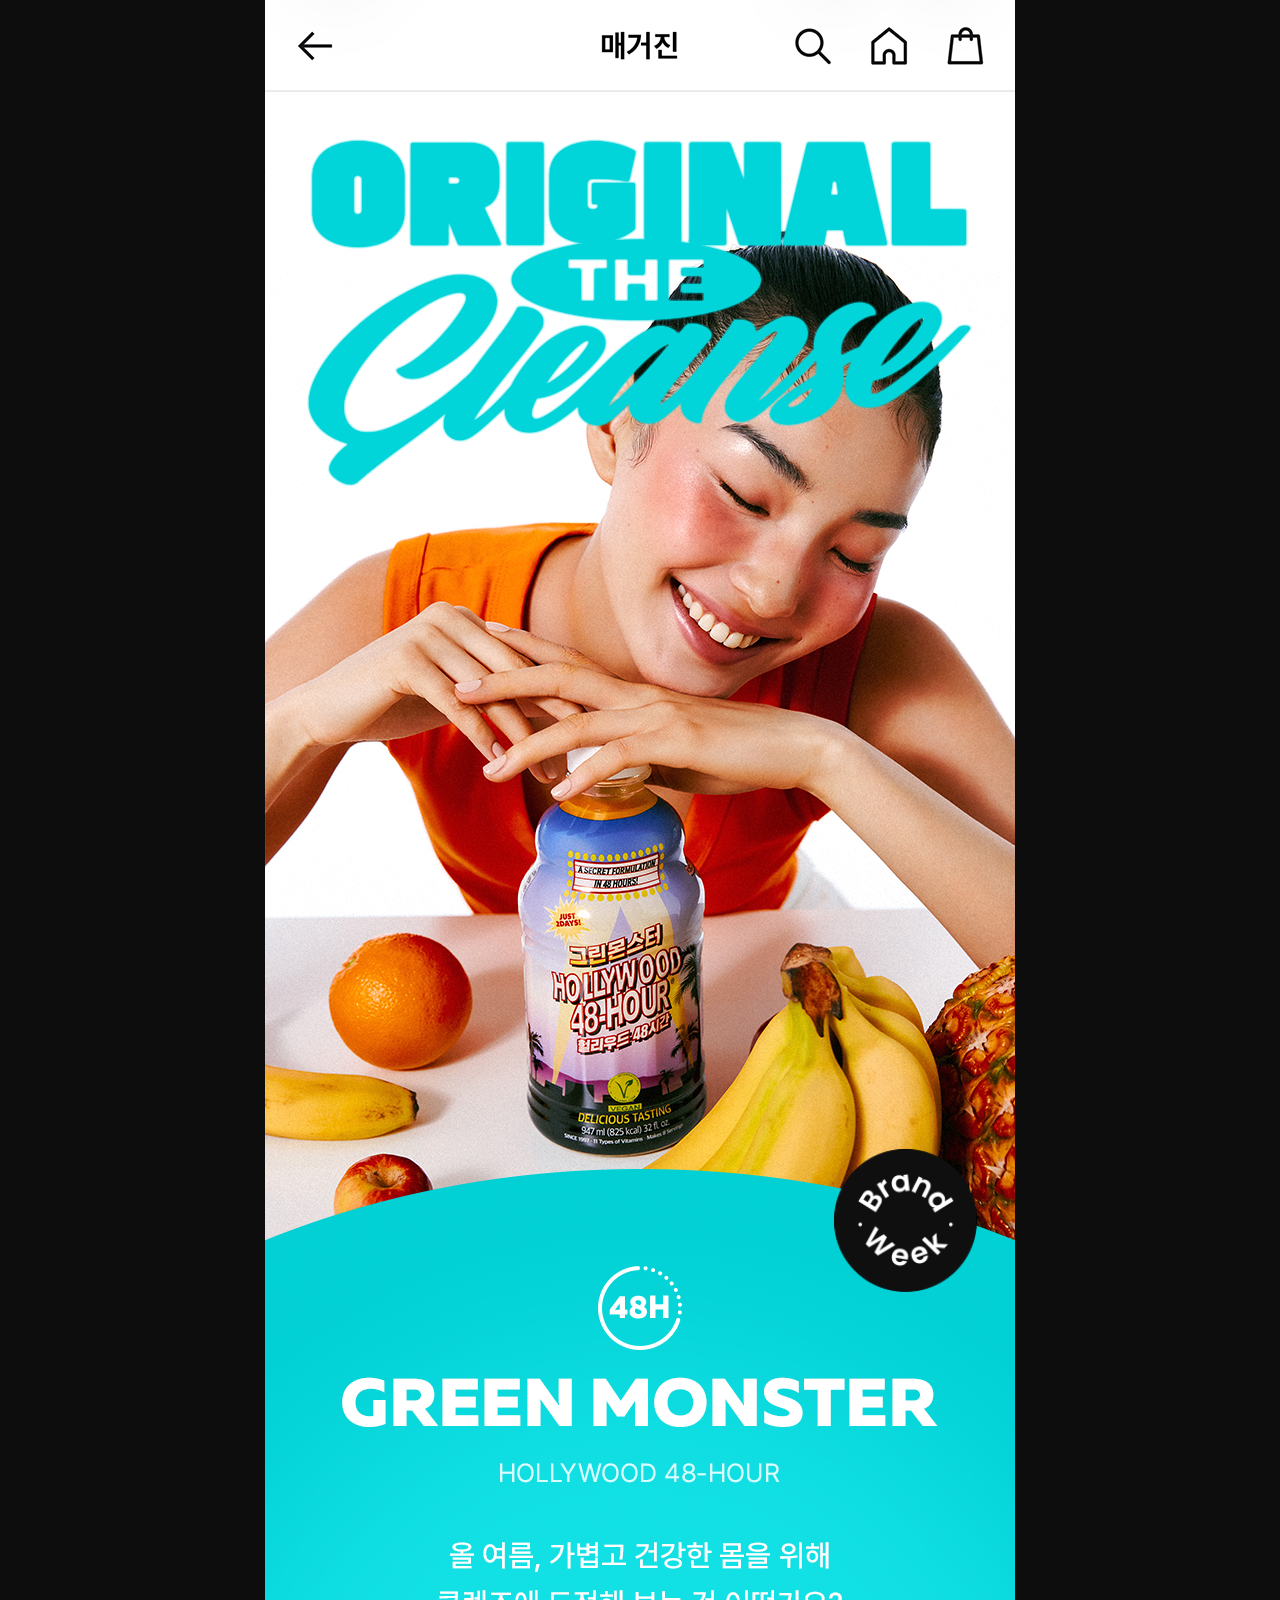
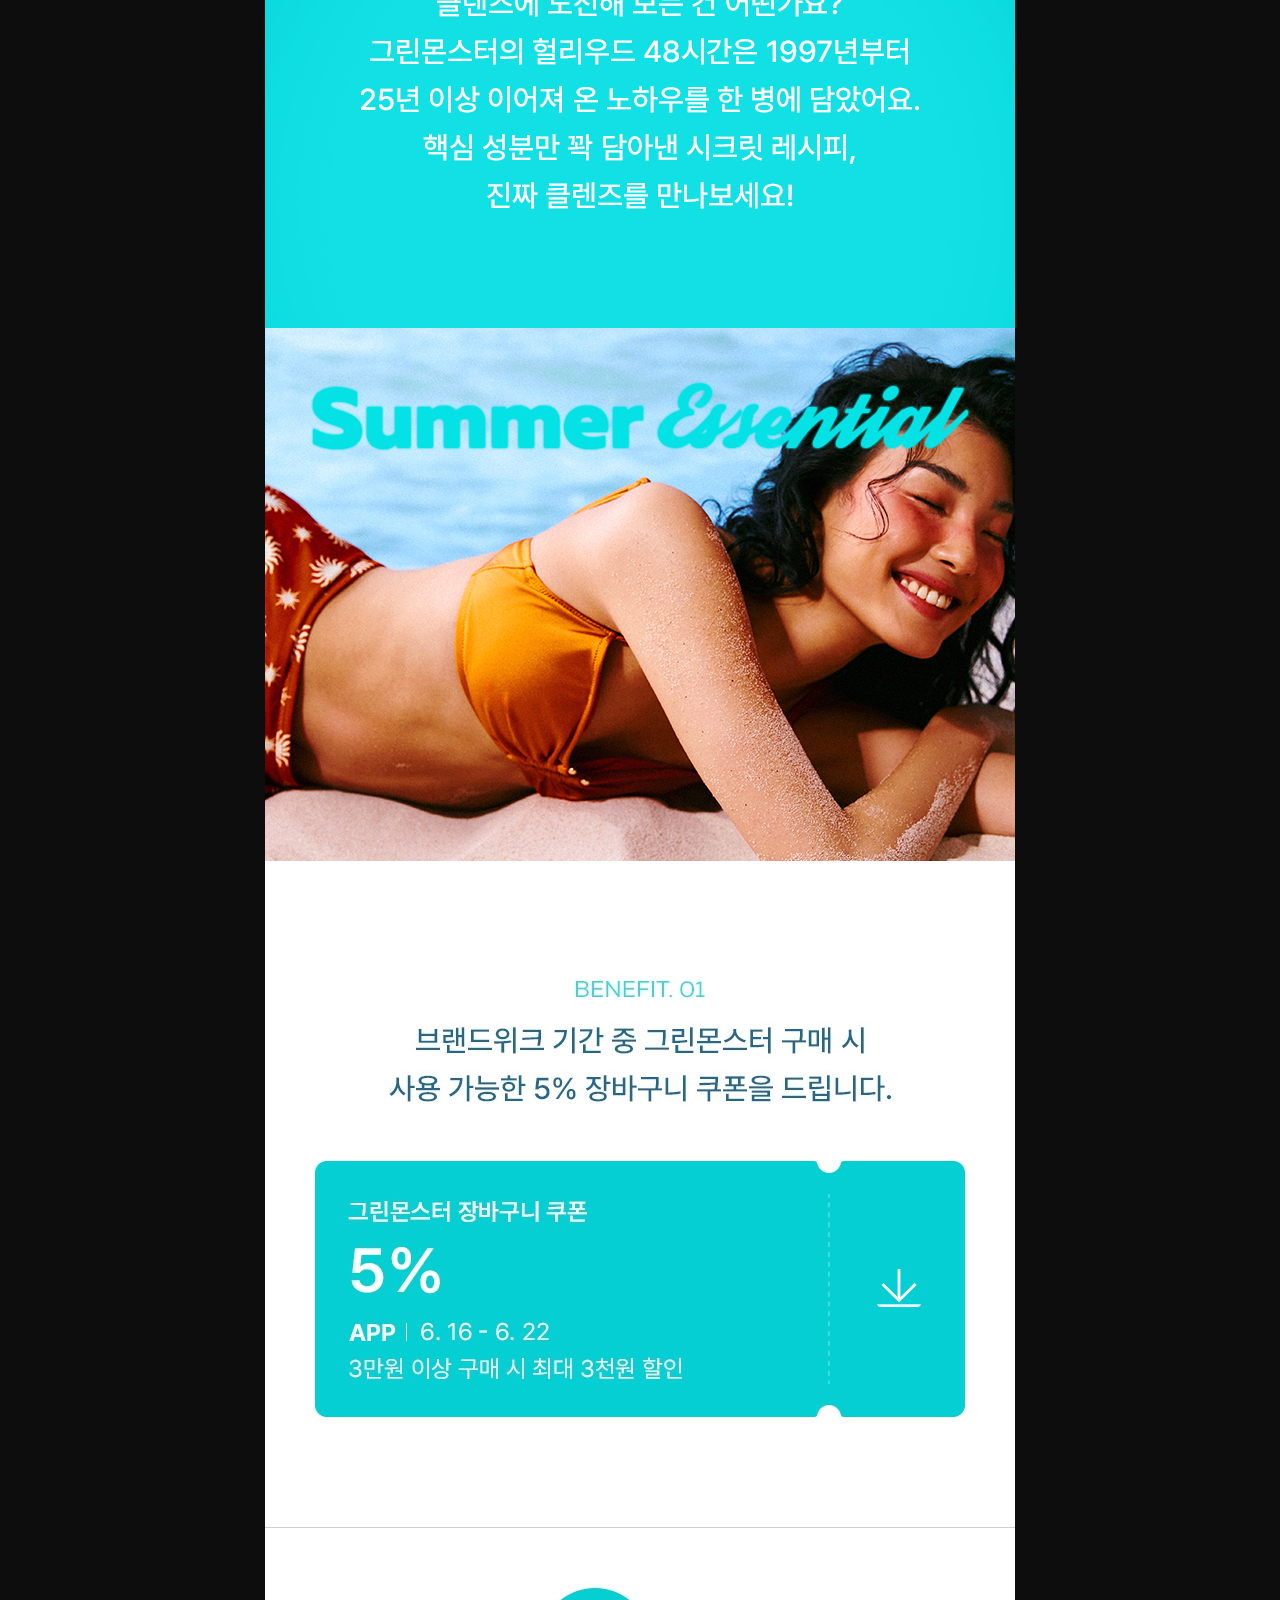
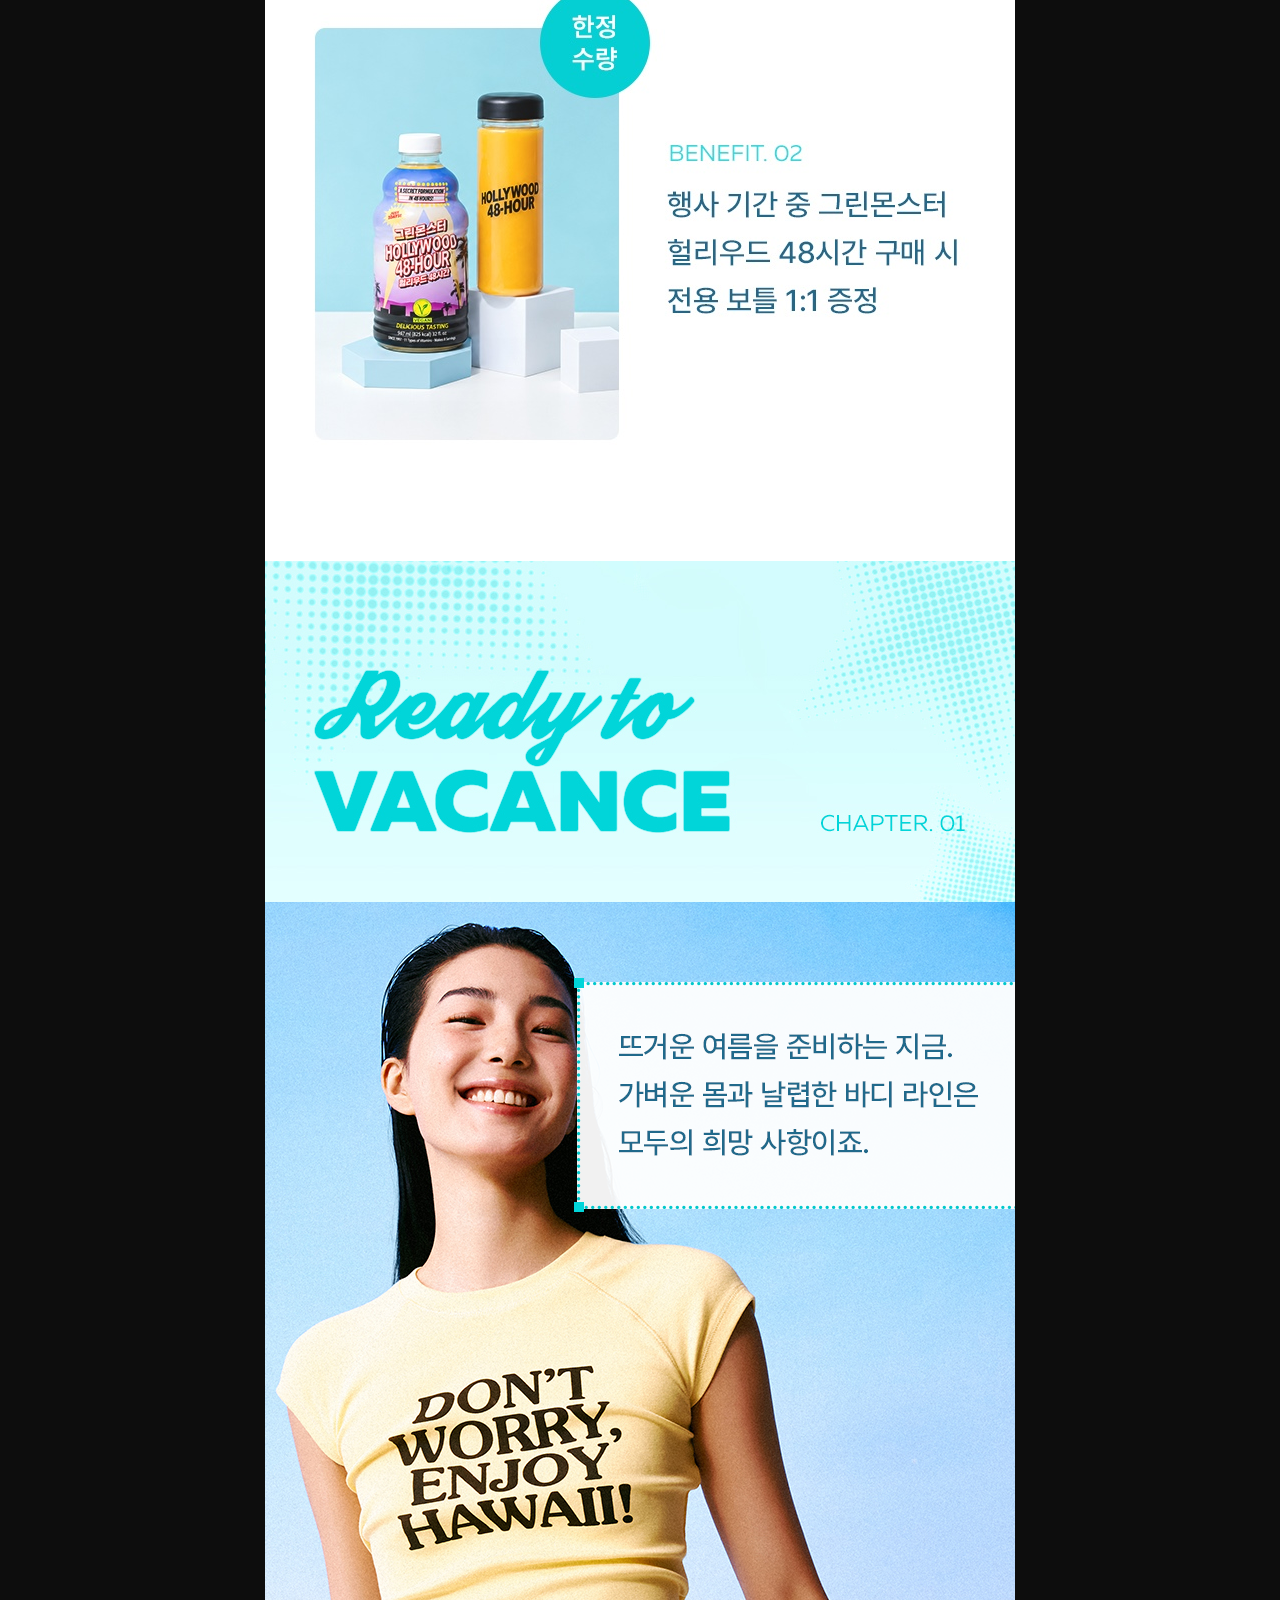
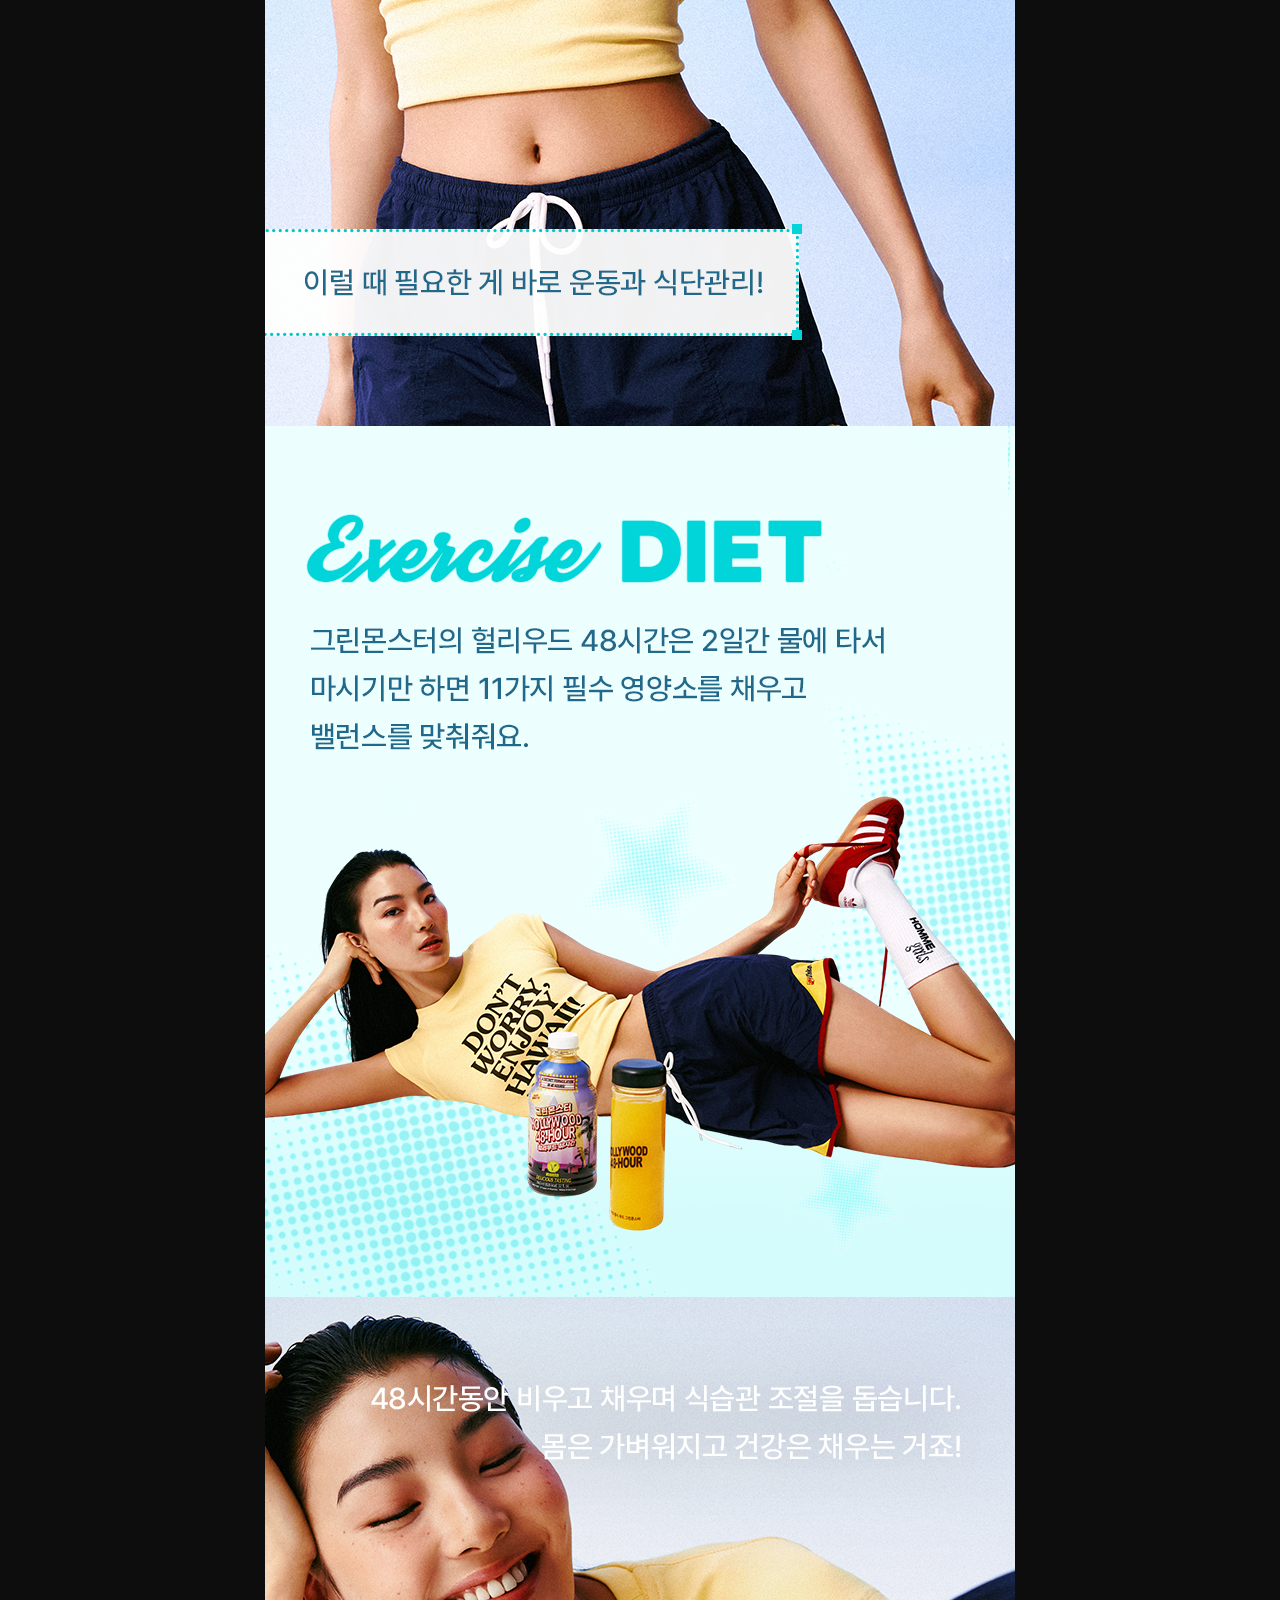
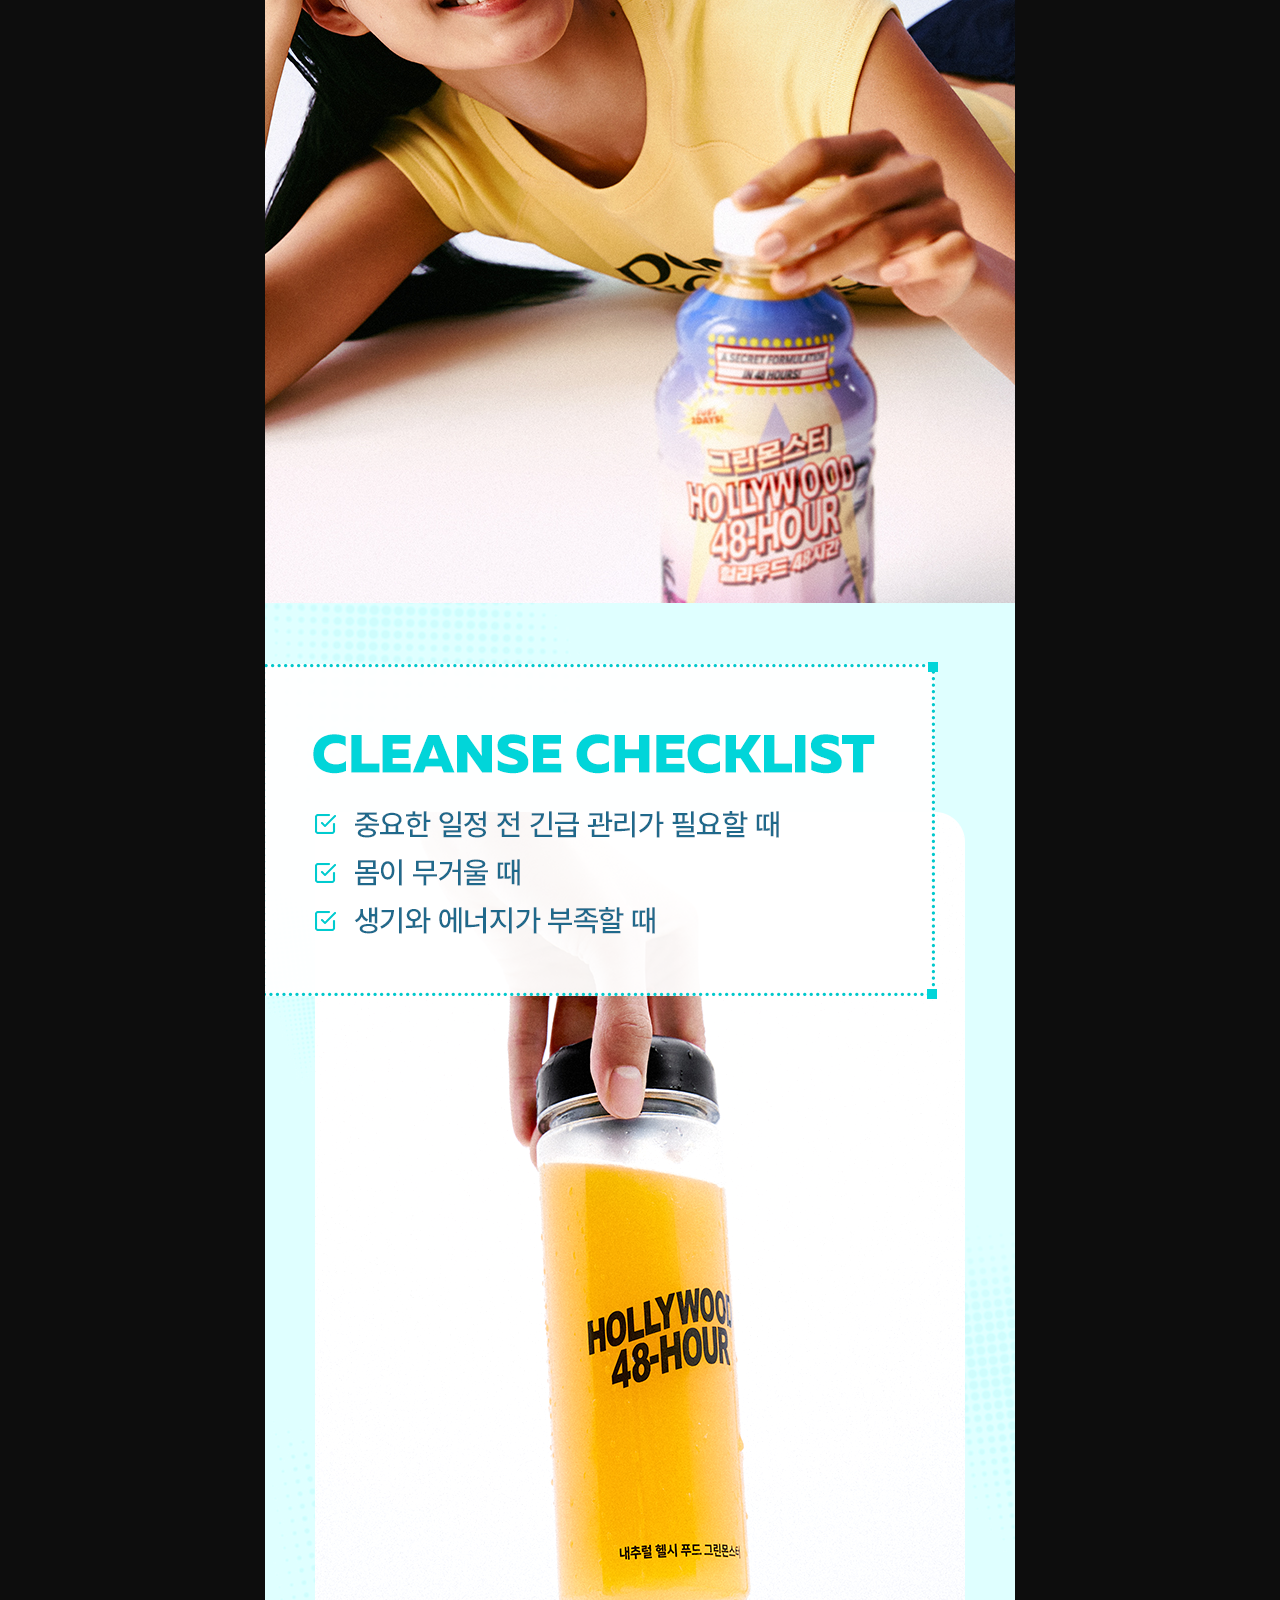
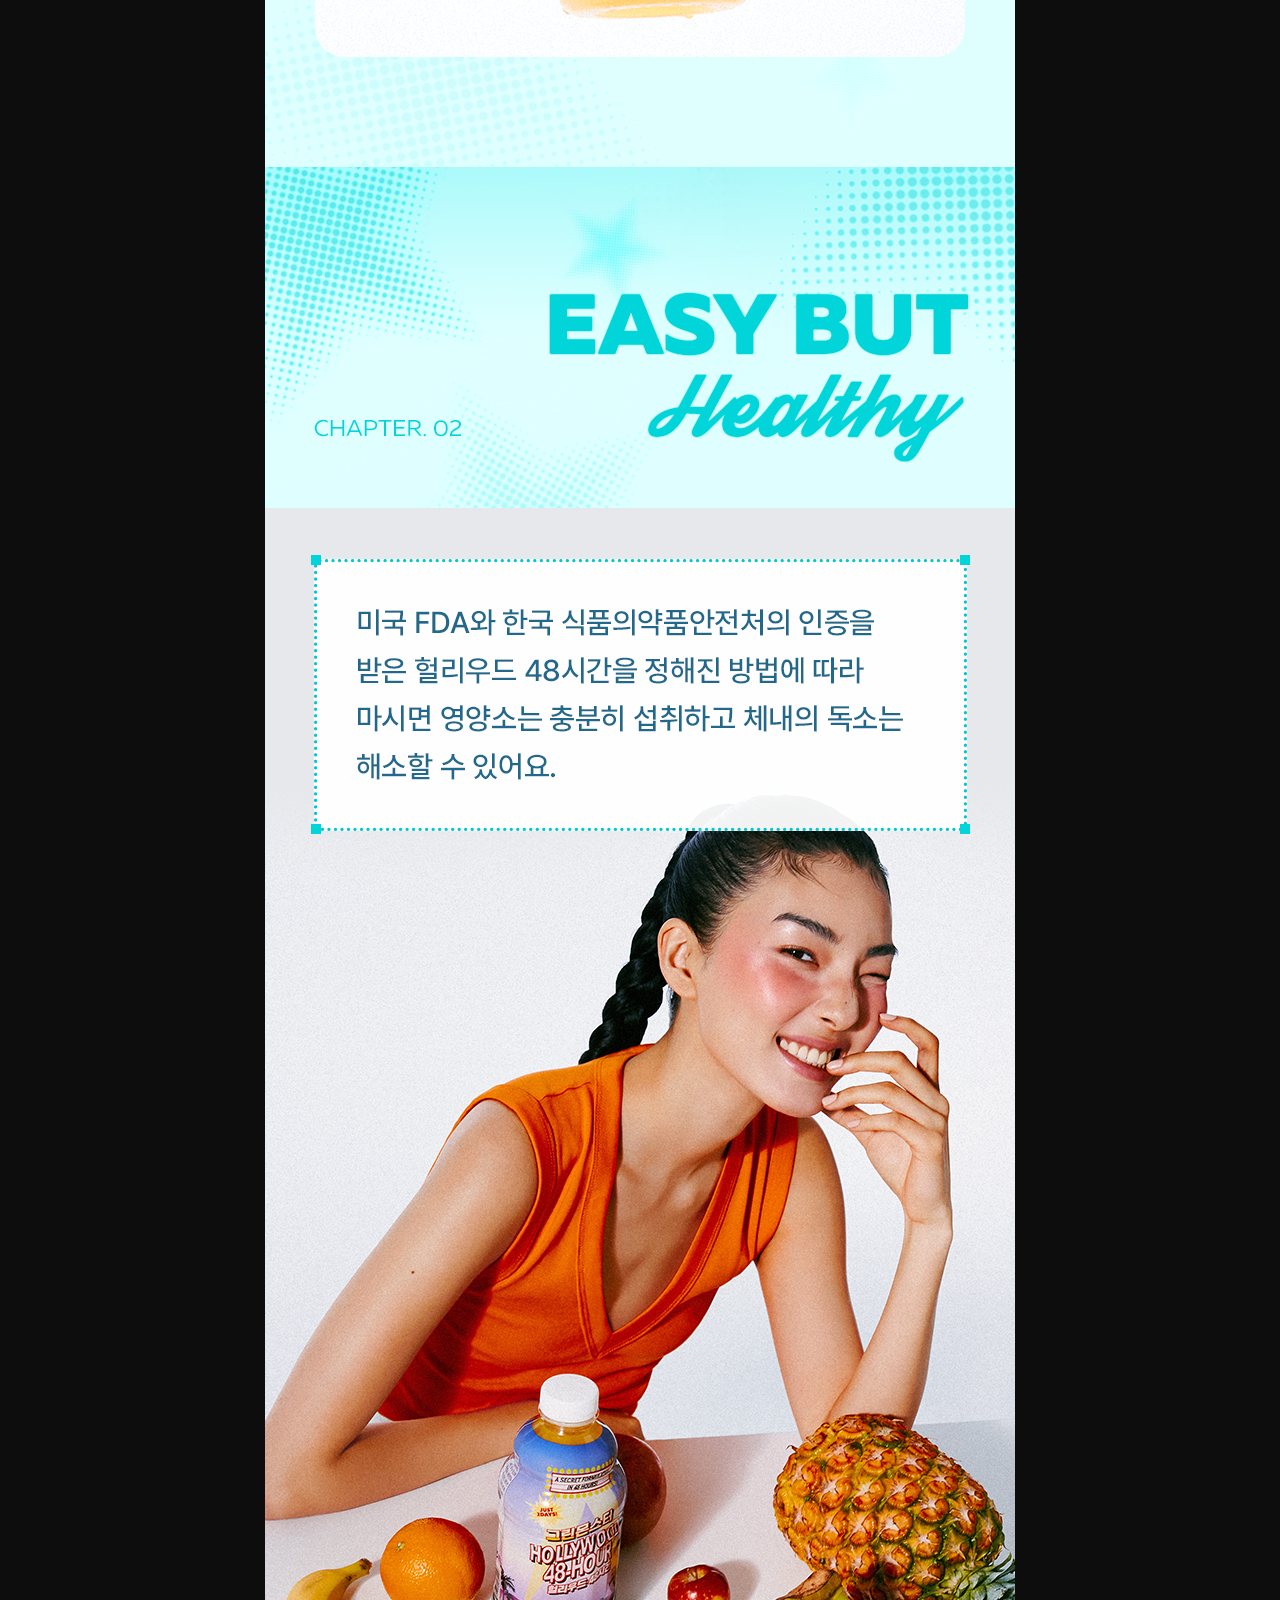
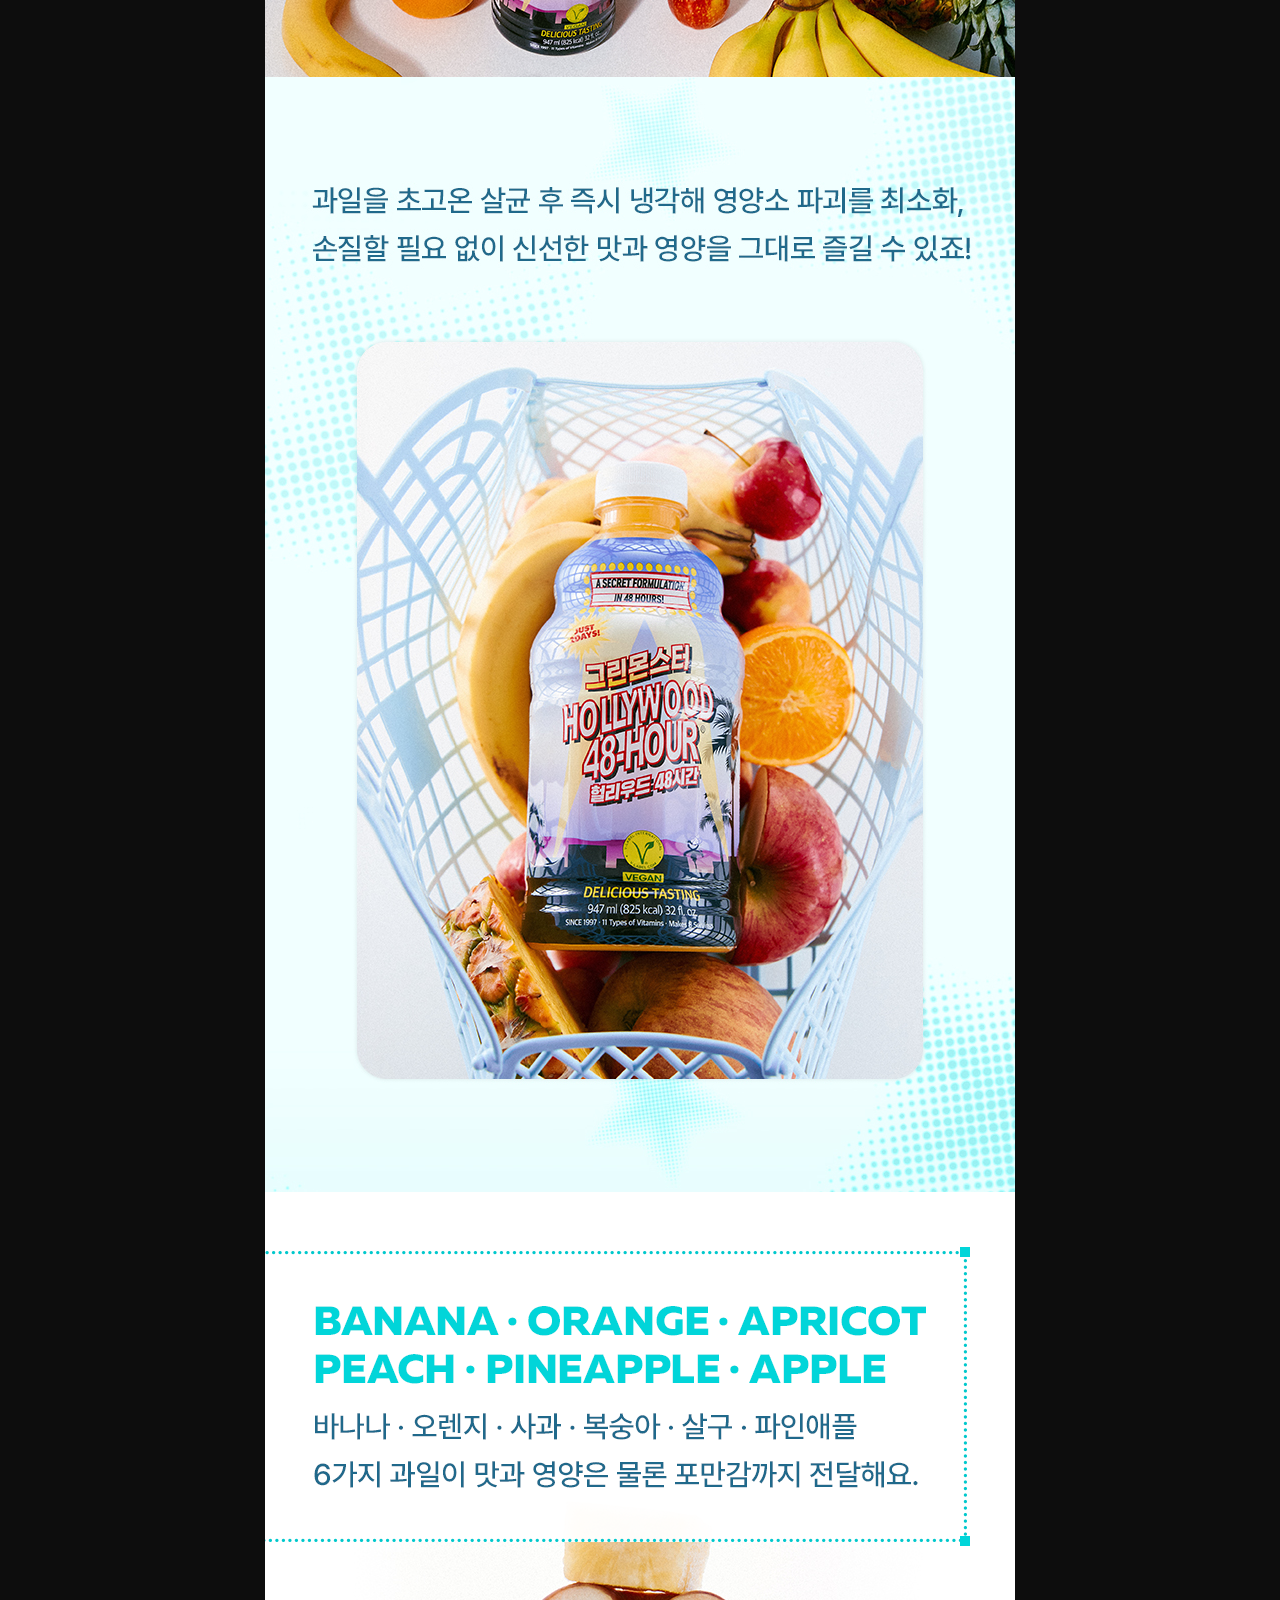
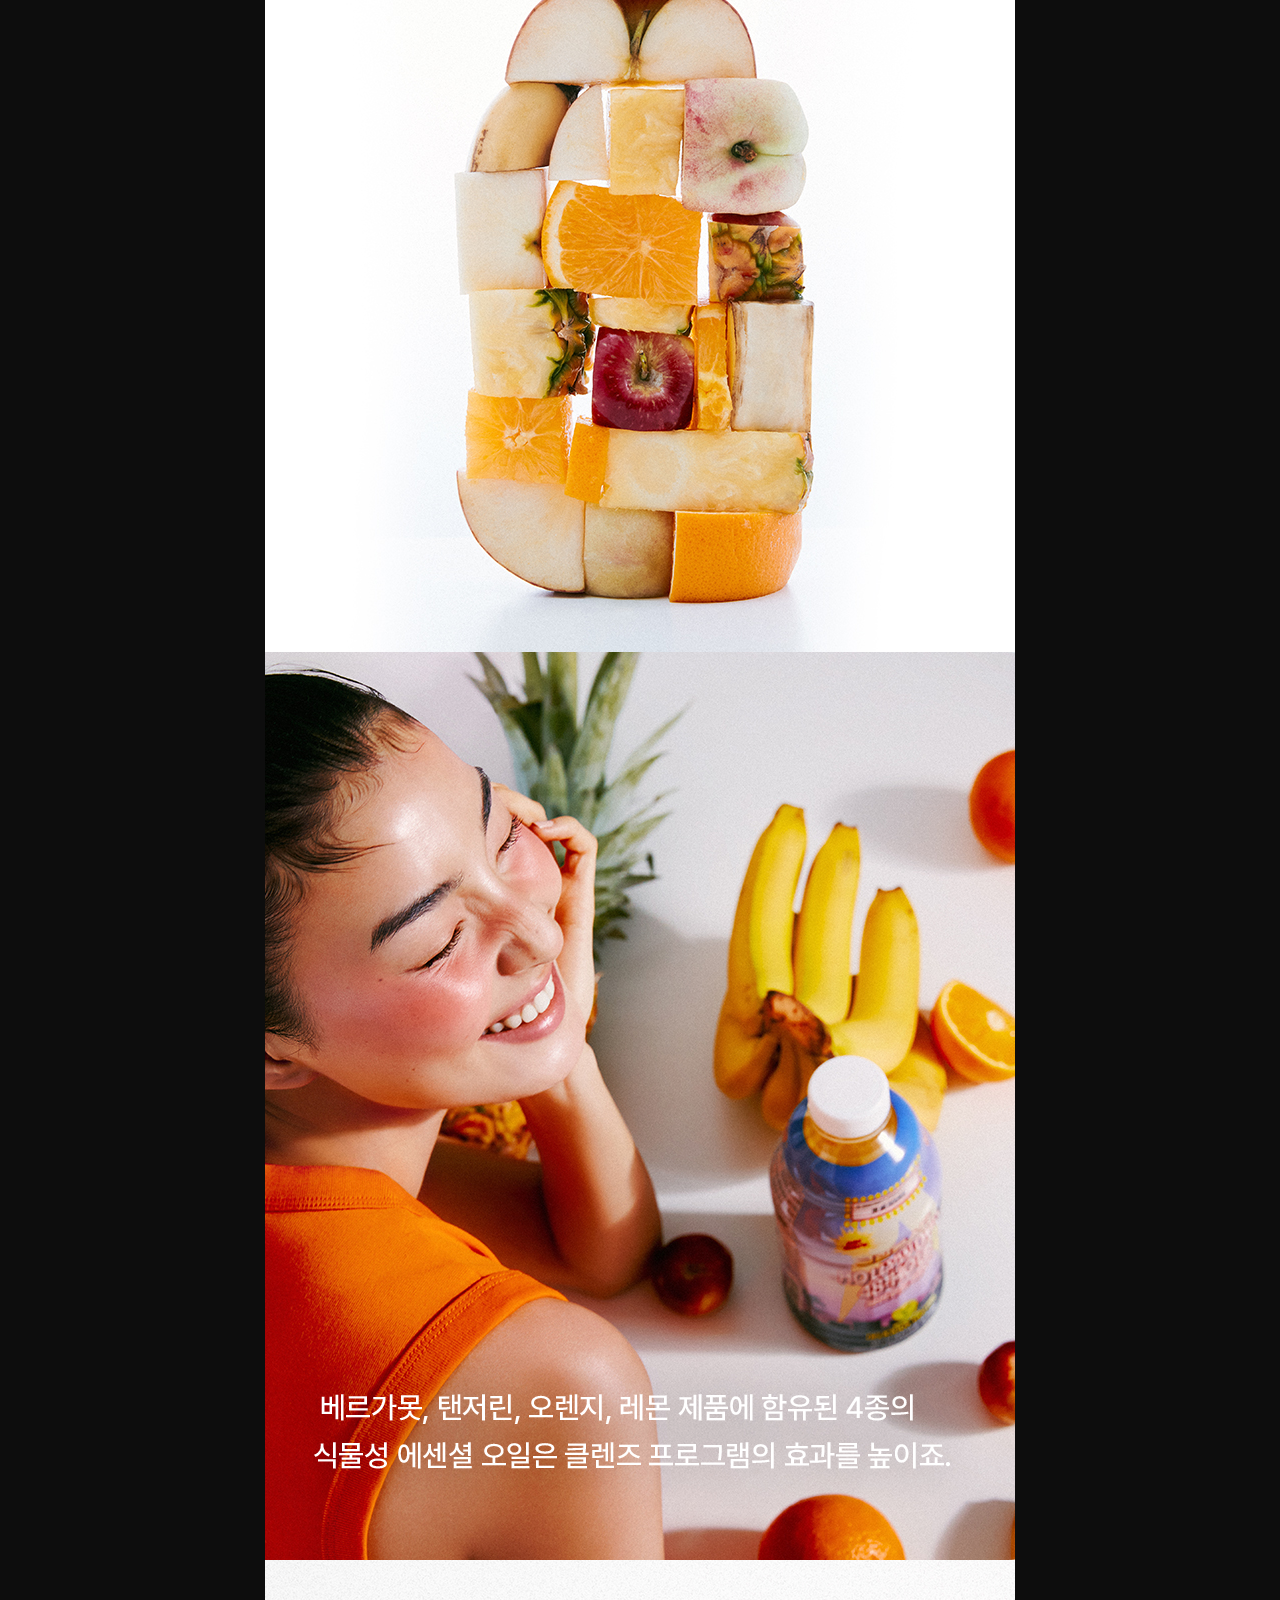
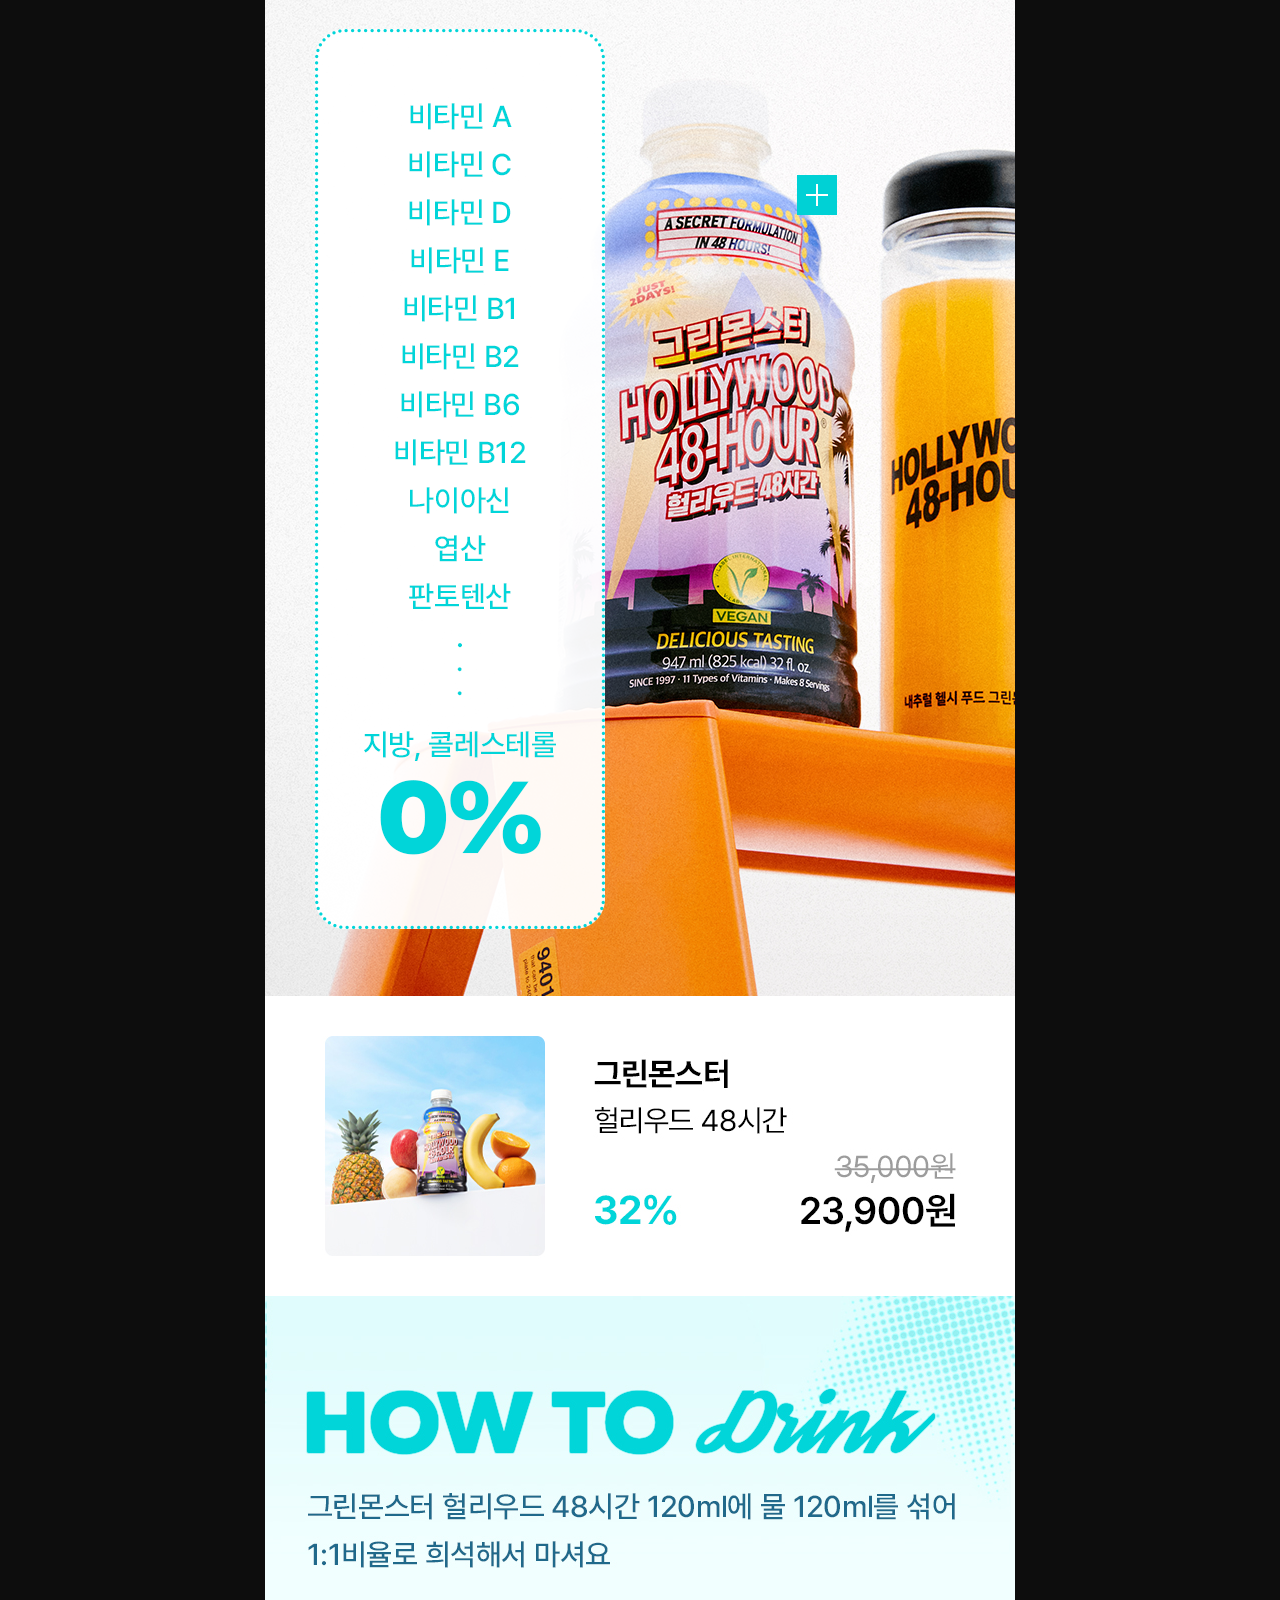
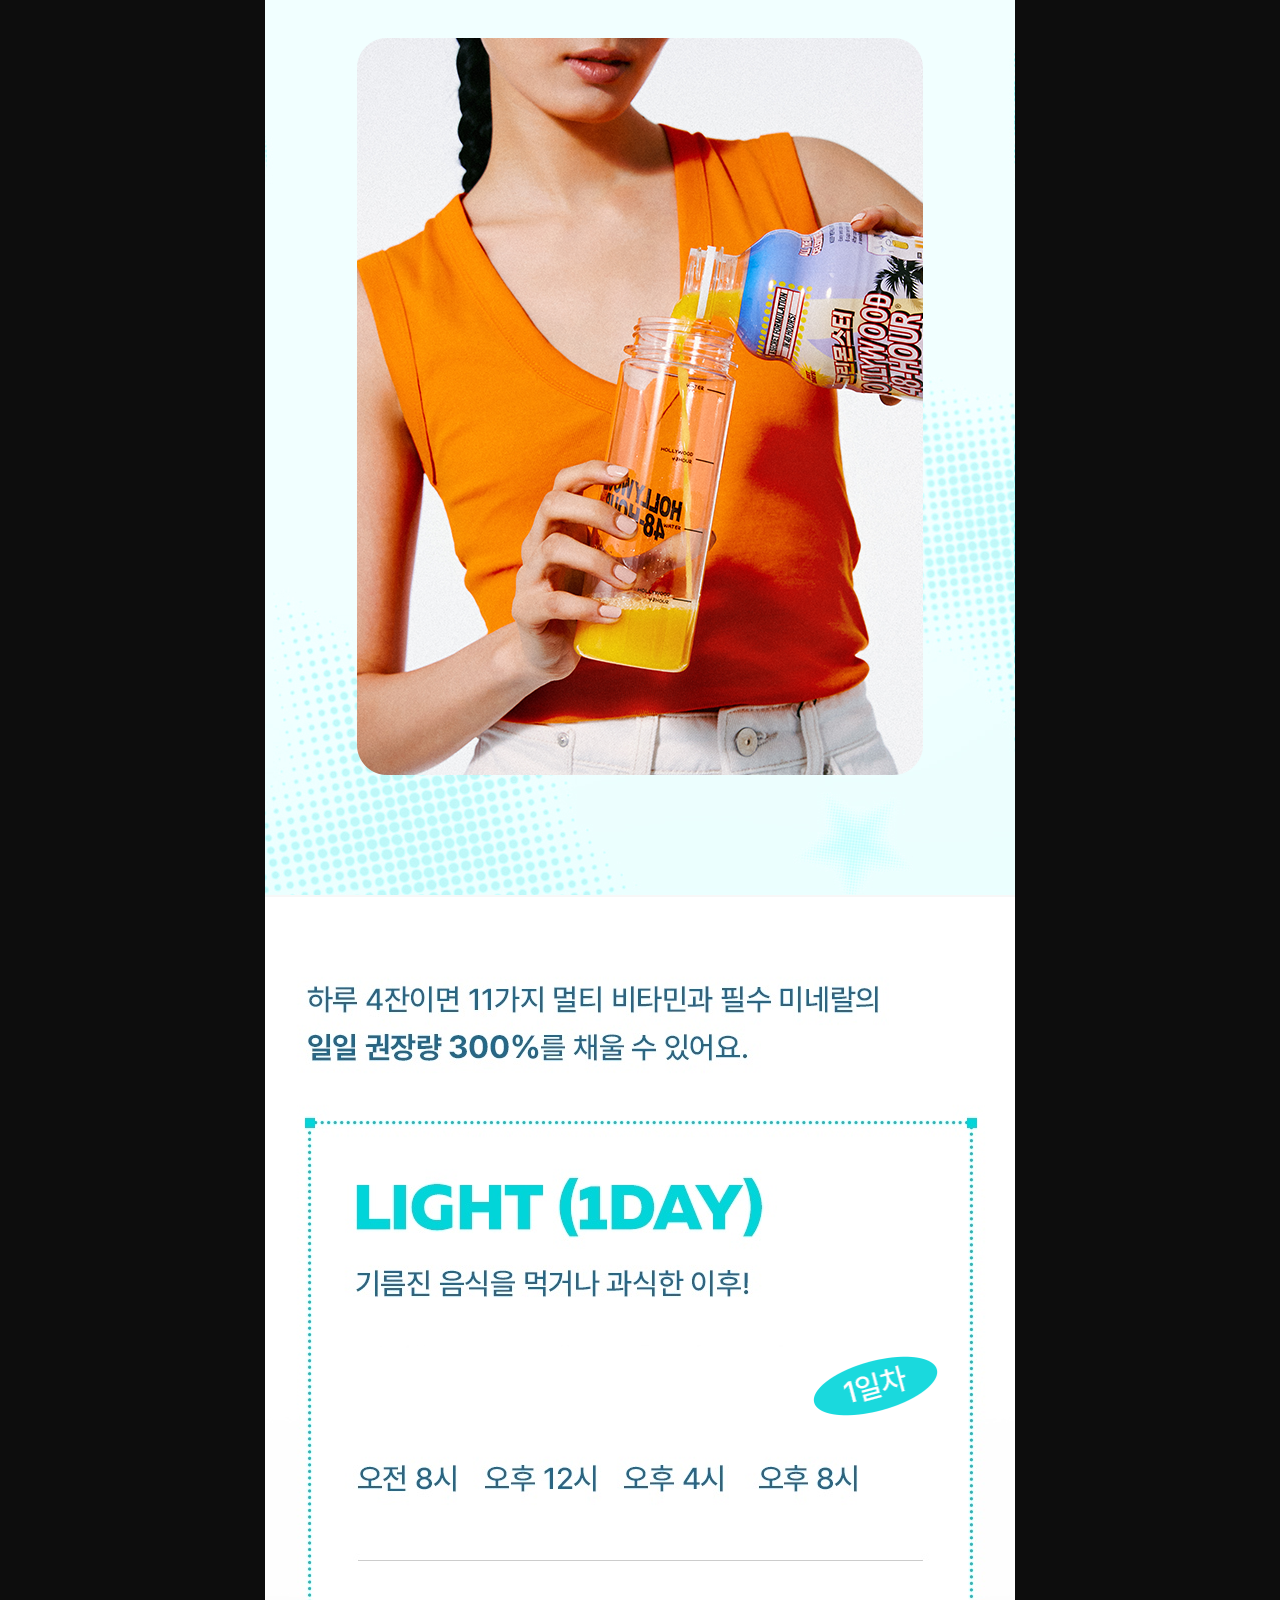
<file: index.html>
<!DOCTYPE html>
<html lang="ko">
<head>
  <meta charset="UTF-8" />
  <meta name="viewport" content="width=device-width, initial-scale=1.0" />
  <title>THE ORIGINAL CLEANSE · GREEN MONSTER | Brand Week Plus</title>
  <link rel="stylesheet" href="css/style.css" />
</head>
<body>
<!-- ================================================================
     Mobile 750px 에디토리얼 · 새 디자인(코딩/images) 전체 반영
     * .hero-swipe / .swipe  = 2장 좌우 자동 스와이프 (+ 타이틀/텍스트 오버레이)
     * .photo-fade           = 3장 자동 크로스페이드
     * .static-txt           = 사진 1장 + 텍스트 오버레이 (모션 없음)
     ================================================================ -->
<main class="canvas">

  <header class="topbar">
    <img src="img/assets2/gnb.jpg" alt="매거진" />
  </header>

  <!-- HERO -->
  <div class="hero-swipe">
    <div class="hero-swipe__track">
      <img src="img/assets2/hero-a.jpg" alt="" />
      <img src="img/assets2/hero-b.jpg" alt="" />
    </div>
    <img class="hero-swipe__title" src="img/assets2/hero-title.png" alt="THE ORIGINAL CLEANSE" />
  </div>
  <div class="ovl-wrap">
    <img class="hero-panel" src="img/assets2/hero-panel.png" alt="GREEN MONSTER · HOLLYWOOD 48-HOUR" />
    <img class="logo-wobble" style="top:-0.128%; left:75.733%; width:19.33%;" src="img/assets2/brand-logo.png" alt="Brand Week" />
  </div>

  <!-- 03 Summer Essential -->
  <div class="static-txt">
    <img src="img/assets2/r03.jpg" alt="" />
    <img class="reveal-txt" src="img/assets2/r03-text.png" alt="" />
  </div>
  <!-- 04 Benefit -->
  <div class="ovl-wrap">
    <img src="img/assets2/r04.jpg" alt="" />
    <img class="pulse-btn" style="top:31.38%; left:81.6%; width:5.867%;" src="img/assets2/r04-btn.png" alt="" />
  </div>
  <!-- 05 Chapter 01 title -->
  <img src="img/assets2/r05.jpg" alt="" />

  <!-- 06 스와이프 + 텍스트 -->
  <div class="swipe">
    <div class="swipe__track">
      <img src="img/assets2/r06-a.jpg" alt="" />
      <img src="img/assets2/r06-b.jpg" alt="" />
    </div>
    <img class="swipe__overlay reveal-txt" style="top:0;" src="img/assets2/r06-txt-top.png" alt="" />
    <img class="swipe__overlay reveal-txt dir-left" style="top:54.27%;" src="img/assets2/r06-txt-bottom.png" alt="" />
  </div>

  <!-- 07 Exercise Diet -->
  <div class="ovl-wrap">
    <img src="img/assets2/r07.jpg" alt="" />
    <img class="reveal-txt dir-right" style="position:absolute; top:42.43%; left:-6.4%; width:112.8%;" src="img/assets2/r07-overlay.png" alt="" />
  </div>

  <!-- 08 페이드인아웃 -->
  <div class="fade2">
    <img src="img/assets2/r08-a.jpg" alt="" />
    <img src="img/assets2/r08-b.jpg" alt="" />
  </div>

  <!-- 09 사진+텍스트(고정) -->
  <div class="static-txt">
    <img src="img/assets2/r09.png" alt="" />
    <img class="reveal-txt dir-left" src="img/assets2/r09-txt.png" alt="" />
  </div>

  <!-- 10 Chapter 02 title -->
  <img src="img/assets2/r10.jpg" alt="" />

  <!-- 11 사진+텍스트(고정) -->
  <div class="static-txt">
    <img src="img/assets2/r11.png" alt="" />
    <img class="reveal-txt dir-right" src="img/assets2/r11-txt.png" alt="" />
  </div>

  <!-- 12 크로스페이드 x3 (빠른 속도) -->
  <div class="photo-fade">
    <img src="img/assets2/r12-a.jpg" alt="" />
    <img src="img/assets2/r12-b.jpg" alt="" />
    <img src="img/assets2/r12-c.jpg" alt="" />
  </div>

  <!-- 13 사진+텍스트(고정) -->
  <div class="static-txt">
    <img src="img/assets2/r13.jpg" alt="" />
    <img class="reveal-txt" src="img/assets2/r13-txt.png" alt="" />
  </div>

  <!-- 14 essential oil -->
  <div class="static-txt">
    <img src="img/assets2/r14.jpg" alt="" />
    <img class="reveal-txt" src="img/assets2/r14-text.png" alt="" />
  </div>

  <!-- 15 사진 + 텍스트(왼쪽→오른쪽 등장) -->
  <div class="static-txt">
    <img src="img/assets2/r15.png" alt="" />
    <img class="reveal-txt dir-left" src="img/assets2/r15-txt.png" alt="" />
  </div>

  <!-- 16 가격 -->
  <img src="img/assets2/r16.jpg" alt="" />

  <!-- 17 기본 배경 위에 스크롤 시 아래→위로 등장 후 페이드인아웃 (How to Drink) -->
  <div class="rise-fade">
    <img class="rf-base" src="img/assets2/r17-base.jpg" alt="" />
    <img class="rf-a" src="img/assets2/r17-a.png" alt="" />
    <img class="rf-b" src="img/assets2/r17-b.png" alt="" />
  </div>

  <!-- 18 Light/Basic 스케줄 : 주스 아이콘 12개가 순서대로 하나씩 나타남(무한반복) -->
  <div class="glass-wrap">
    <img src="img/assets2/r18.jpg" alt="" />
    <img class="glass-icon glass-icon-0" style="left:15.333%;top:36.254%;width:6.933%;" src="img/assets2/glass.png" alt="" />
    <img class="glass-icon glass-icon-1" style="left:33.2%;top:36.254%;width:6.933%;" src="img/assets2/glass.png" alt="" />
    <img class="glass-icon glass-icon-2" style="left:50.933%;top:36.254%;width:6.933%;" src="img/assets2/glass.png" alt="" />
    <img class="glass-icon glass-icon-3" style="left:68.8%;top:36.254%;width:6.933%;" src="img/assets2/glass.png" alt="" />
    <img class="glass-icon glass-icon-4" style="left:15.333%;top:72.106%;width:6.933%;" src="img/assets2/glass.png" alt="" />
    <img class="glass-icon glass-icon-5" style="left:33.2%;top:72.106%;width:6.933%;" src="img/assets2/glass.png" alt="" />
    <img class="glass-icon glass-icon-6" style="left:50.933%;top:72.106%;width:6.933%;" src="img/assets2/glass.png" alt="" />
    <img class="glass-icon glass-icon-7" style="left:68.8%;top:72.106%;width:6.933%;" src="img/assets2/glass.png" alt="" />
    <img class="glass-icon glass-icon-8" style="left:15.333%;top:82.154%;width:6.933%;" src="img/assets2/glass.png" alt="" />
    <img class="glass-icon glass-icon-9" style="left:33.2%;top:82.154%;width:6.933%;" src="img/assets2/glass.png" alt="" />
    <img class="glass-icon glass-icon-10" style="left:50.933%;top:82.154%;width:6.933%;" src="img/assets2/glass.png" alt="" />
    <img class="glass-icon glass-icon-11" style="left:68.8%;top:82.154%;width:6.933%;" src="img/assets2/glass.png" alt="" />
    <img class="day-badge" style="left:73.067%;top:36.897%;width:16.667%;" src="img/assets2/badge-day1.png" alt="1일차" />
    <img class="day-badge" style="left:73.067%;top:72.829%;width:16.667%;" src="img/assets2/badge-day1.png" alt="1일차" />
    <img class="day-badge" style="left:73.067%;top:83.039%;width:16.667%;" src="img/assets2/badge-day2.png" alt="2일차" />
  </div>

  <!-- 19 붓는 사진 : 스크롤하면 줌인 + 블러→선명 -->
  <div class="scrub-zoom blur-scrub">
    <img src="img/assets2/r19.jpg" alt="" />
  </div>

  <!-- 20 : 스크롤하는 동안만 20-1 → 20-2로 슬라이드 -->
  <div class="scrub-slide slide-late">
    <div class="scrub-slide__track">
      <img src="img/assets2/r20-a.jpg" alt="" />
      <img src="img/assets2/r20-b.jpg" alt="" />
    </div>
  </div>

  <!-- 21 Chapter 03 title -->
  <img src="img/assets2/r21.jpg" alt="" />

  <!-- 22 크로스페이드 x3 -->
  <div class="photo-fade">
    <img src="img/assets2/r22-a.jpg" alt="" />
    <img src="img/assets2/r22-b.png" alt="" />
    <img src="img/assets2/r22-c.png" alt="" />
  </div>

  <!-- 23 제품 다발 사진 -->
  <img src="img/assets2/r23.jpg" alt="" />
  <!-- 24 가격 -->
  <img src="img/assets2/r24.jpg" alt="" />
  <!-- 25 Brand Shop -->
  <img src="img/assets2/r25.jpg" alt="" />
  <!-- 26 크레딧/푸터 -->
  <img src="img/assets2/r26.jpg" alt="" />

</main>
<script src="js/reveal.js"></script>
</body>
</html>
</file>
<file: css/style.css>
/* ================================================================
   THE ORIGINAL CLEANSE · GREEN MONSTER — Brand Week Plus
   Mobile 750px 고정 · 새 디자인(mo_01~03) 통이미지 슬라이스 기반
   ================================================================ */

*{ margin:0; padding:0; box-sizing:border-box; }
html{ background:#0d0d0d; -webkit-text-size-adjust:100%; }
body{ font-family:system-ui,"Apple SD Gothic Neo",sans-serif; -webkit-font-smoothing:antialiased; }
img{ display:block; width:100%; }

.canvas{ width:750px; max-width:100%; margin-inline:auto; background:#fff; overflow:hidden; position:relative; }

/* ---- 앱 상단바 ---- */
.topbar{ position:sticky; top:0; z-index:20; background:rgba(255,255,255,.92); backdrop-filter:blur(8px); }
.topbar img{ display:block; width:100%; height:auto; }

/* ---- 영역별 3장 자동 크로스페이드 (motion) ---- */
.photo-fade{ position:relative; width:100%; overflow:hidden; }
.photo-fade img{ width:100%; display:block; }
.photo-fade img:not(:first-child){ position:absolute; top:0; left:0; }
.photo-fade img{ animation-duration:3.8s; animation-timing-function:linear; animation-iteration-count:infinite; }
.photo-fade img:nth-child(1){ animation-name:fadeCycle1; }
.photo-fade img:nth-child(2){ animation-name:fadeCycle2; }
.photo-fade img:nth-child(3){ animation-name:fadeCycle3; }

@keyframes fadeCycle1{
  0%{ opacity:1; } 26.7%{ opacity:1; } 33.3%{ opacity:0; } 93.3%{ opacity:0; } 100%{ opacity:1; }
}
@keyframes fadeCycle2{
  0%{ opacity:0; } 26.7%{ opacity:0; } 33.3%{ opacity:1; } 60%{ opacity:1; } 66.7%{ opacity:0; } 100%{ opacity:0; }
}
@keyframes fadeCycle3{
  0%{ opacity:0; } 60%{ opacity:0; } 66.7%{ opacity:1; } 93.3%{ opacity:1; } 100%{ opacity:0; }
}

@media (prefers-reduced-motion: reduce){
  .photo-fade img{ animation:none !important; opacity:1 !important; }
  .photo-fade img:not(:first-child){ display:none; }
}

/* ---- 좌우 자동 스와이프 (2장, 일반) — 첫 전환은 빠르게, 이후 일반 속도로 반복 ---- */
.swipe{ position:relative; width:100%; overflow:hidden; }
.swipe__track{ display:flex; width:200%; animation:swipeCycle 6s ease-in-out infinite; }
.swipe__track img{ width:50%; flex:none; display:block; }

@keyframes swipeCycle{
  0%{ transform:translateX(0); }
  20%{ transform:translateX(0); }
  33.33%{ transform:translateX(-50%); }
  86.67%{ transform:translateX(-50%); }
  100%{ transform:translateX(0); }
}

.swipe__overlay{
  position:absolute; top:0; left:0; width:100%; z-index:3; pointer-events:none;
}

/* ---- 2장 페이드인아웃 (등장 없이 계속 반복) ---- */
.fade2{ position:relative; width:100%; overflow:hidden; margin-top:-1px; }
.fade2 img{ width:100%; display:block; }
.fade2 img:last-child{ position:absolute; inset:0; }
.fade2 img:first-child{ animation:fadeAB1 4s linear infinite; }
.fade2 img:last-child{ animation:fadeAB2 4s linear infinite; }

/* ---- 히어로 전용 스와이프: 살짝 여유있게, 부드럽게 ---- */
.hero-swipe{ position:relative; width:100%; overflow:hidden; }
.hero-swipe__track{ display:flex; width:200%; animation:heroSwipeCycle 4.6s cubic-bezier(.45,0,.15,1) infinite; }
.hero-swipe__track img{ width:50%; flex:none; display:block; }

@keyframes heroSwipeCycle{
  0%{ transform:translateX(0); }
  32%{ transform:translateX(0); }
  50%{ transform:translateX(-50%); }
  82%{ transform:translateX(-50%); }
  100%{ transform:translateX(0); }
}

.hero-swipe__title{
  position:absolute; inset:0; width:100%; z-index:3; pointer-events:none;
  opacity:0; transform:translateY(90px);
  animation:heroTitleRise 1s cubic-bezier(.16,.84,.34,1) .2s forwards;
}
@keyframes heroTitleRise{ to{ opacity:1; transform:translateY(0); } }

/* 히어로 하단에 겹치는 브랜드 패널 (hero-panel.png 기준, 사진 하단 119px과 겹침) */
.hero-panel{ position:relative; z-index:5; width:100%; margin-top:-15.867%; }

/* ---- 사진 1장 + 텍스트 오버레이 ---- */
.static-txt{ position:relative; width:100%; }

/* ---- 사진 1장 + 자유 위치 오버레이 (좌표는 inline style로 직접 지정) ---- */
.ovl-wrap{ position:relative; width:100%; }

/* mo_02: Brand Week 원형 로고, 왼쪽↔오른쪽 스무스 회전(흔들림) */
.logo-wobble{ position:absolute; z-index:6; display:block; transform-origin:center center; animation:logoWobble 2.2s ease-in-out infinite; }
@keyframes logoWobble{
  0%,100%{ transform:rotate(-18deg); }
  50%{ transform:rotate(18deg); }
}

/* mo_04: 다운로드 버튼 강조(맥박처럼 은은하게 커졌다 작아짐 + 은은한 글로우) */
.pulse-btn{ position:absolute; display:block; border-radius:4px; animation:pulseBtn 1.8s ease-in-out infinite; }
@keyframes pulseBtn{
  0%,100%{ transform:scale(1); }
  50%{ transform:scale(1.06); }
}
.static-txt > *:last-child{ position:absolute; inset:0; width:100%; }

/* 텍스트 오버레이 스크롤 등장 모션 (js/reveal.js 가 .is-in 토글) — 방향별로 교차 사용 */
.reveal-txt{ opacity:0; transition:opacity 1s cubic-bezier(.16,.84,.34,1), transform 1s cubic-bezier(.16,.84,.34,1); }
.reveal-txt{ transform:translateY(70px); }                 /* 기본: 아래→위 */
.reveal-txt.dir-left{ transform:translateX(-90px); }        /* 왼쪽→오른쪽 */
.reveal-txt.dir-right{ transform:translateX(90px); }        /* 오른쪽→왼쪽 */
.reveal-txt.is-in{ opacity:1; transform:none; }

/* mo_15: 왼쪽→오른쪽 등장(reveal-txt) 후, 텍스트 박스 안에서만 위로 무한 스크롤 */

/* ---- 스크롤 연동(스크러빙) 전용: JS(reveal.js)가 휠 스크롤 진행률에 맞춰 transform 직접 갱신 ---- */
/* 19: 스크롤할수록 사진이 줌인 */
.scrub-zoom{ position:relative; width:100%; overflow:hidden; }
.scrub-zoom img{ width:100%; display:block; transform-origin:center center; will-change:transform; }
.scrub-zoom.zoom-late img{ transform-origin:center top; }

/* 20: 스크롤하는 동안에만 20-1 → 20-2로 가로 슬라이드 */
.scrub-slide{ position:relative; width:100%; overflow:hidden; }
.scrub-slide__track{ display:flex; width:200%; will-change:transform; }
.scrub-slide__track img{ width:50%; flex:none; display:block; }

/* 19: 스크롤할수록 블러 → 선명 */
.blur-scrub{ filter:blur(18px); will-change:filter; }

/* ---- 18: 주스 아이콘 12개가 없다가 순서대로 하나씩 나타남 (무한반복) ---- */
.glass-wrap{ position:relative; width:100%; }
.glass-icon{ position:absolute; display:block; opacity:0; transform:scale(.5); transform-origin:center bottom; }
.day-badge{ position:absolute; display:block; z-index:2; }

@keyframes glassPop0{
  0.00%{ opacity:0; transform:scale(.5); }
  6.52%{ opacity:1; transform:scale(1); }
  92.39%{ opacity:1; transform:scale(1); }
  100%{ opacity:0; transform:scale(.5); }
}
@keyframes glassPop1{
  0%{ opacity:0; transform:scale(.5); }
  5.43%{ opacity:0; transform:scale(.5); }
  11.96%{ opacity:1; transform:scale(1); }
  92.39%{ opacity:1; transform:scale(1); }
  100%{ opacity:0; transform:scale(.5); }
}
@keyframes glassPop2{
  0%{ opacity:0; transform:scale(.5); }
  10.87%{ opacity:0; transform:scale(.5); }
  17.39%{ opacity:1; transform:scale(1); }
  92.39%{ opacity:1; transform:scale(1); }
  100%{ opacity:0; transform:scale(.5); }
}
@keyframes glassPop3{
  0%{ opacity:0; transform:scale(.5); }
  16.30%{ opacity:0; transform:scale(.5); }
  22.83%{ opacity:1; transform:scale(1); }
  92.39%{ opacity:1; transform:scale(1); }
  100%{ opacity:0; transform:scale(.5); }
}
@keyframes glassPop4{
  0%{ opacity:0; transform:scale(.5); }
  21.74%{ opacity:0; transform:scale(.5); }
  28.26%{ opacity:1; transform:scale(1); }
  92.39%{ opacity:1; transform:scale(1); }
  100%{ opacity:0; transform:scale(.5); }
}
@keyframes glassPop5{
  0%{ opacity:0; transform:scale(.5); }
  27.17%{ opacity:0; transform:scale(.5); }
  33.70%{ opacity:1; transform:scale(1); }
  92.39%{ opacity:1; transform:scale(1); }
  100%{ opacity:0; transform:scale(.5); }
}
@keyframes glassPop6{
  0%{ opacity:0; transform:scale(.5); }
  32.61%{ opacity:0; transform:scale(.5); }
  39.13%{ opacity:1; transform:scale(1); }
  92.39%{ opacity:1; transform:scale(1); }
  100%{ opacity:0; transform:scale(.5); }
}
@keyframes glassPop7{
  0%{ opacity:0; transform:scale(.5); }
  38.04%{ opacity:0; transform:scale(.5); }
  44.57%{ opacity:1; transform:scale(1); }
  92.39%{ opacity:1; transform:scale(1); }
  100%{ opacity:0; transform:scale(.5); }
}
@keyframes glassPop8{
  0%{ opacity:0; transform:scale(.5); }
  43.48%{ opacity:0; transform:scale(.5); }
  50.00%{ opacity:1; transform:scale(1); }
  92.39%{ opacity:1; transform:scale(1); }
  100%{ opacity:0; transform:scale(.5); }
}
@keyframes glassPop9{
  0%{ opacity:0; transform:scale(.5); }
  48.91%{ opacity:0; transform:scale(.5); }
  55.43%{ opacity:1; transform:scale(1); }
  92.39%{ opacity:1; transform:scale(1); }
  100%{ opacity:0; transform:scale(.5); }
}
@keyframes glassPop10{
  0%{ opacity:0; transform:scale(.5); }
  54.35%{ opacity:0; transform:scale(.5); }
  60.87%{ opacity:1; transform:scale(1); }
  92.39%{ opacity:1; transform:scale(1); }
  100%{ opacity:0; transform:scale(.5); }
}
@keyframes glassPop11{
  0%{ opacity:0; transform:scale(.5); }
  59.78%{ opacity:0; transform:scale(.5); }
  66.30%{ opacity:1; transform:scale(1); }
  92.39%{ opacity:1; transform:scale(1); }
  100%{ opacity:0; transform:scale(.5); }
}

.glass-icon-0{ animation:glassPop0 4.6s linear infinite; }
.glass-icon-1{ animation:glassPop1 4.6s linear infinite; }
.glass-icon-2{ animation:glassPop2 4.6s linear infinite; }
.glass-icon-3{ animation:glassPop3 4.6s linear infinite; }
.glass-icon-4{ animation:glassPop4 4.6s linear infinite; }
.glass-icon-5{ animation:glassPop5 4.6s linear infinite; }
.glass-icon-6{ animation:glassPop6 4.6s linear infinite; }
.glass-icon-7{ animation:glassPop7 4.6s linear infinite; }
.glass-icon-8{ animation:glassPop8 4.6s linear infinite; }
.glass-icon-9{ animation:glassPop9 4.6s linear infinite; }
.glass-icon-10{ animation:glassPop10 4.6s linear infinite; }
.glass-icon-11{ animation:glassPop11 4.6s linear infinite; }

@keyframes fadeAB1{ 0%{ opacity:1; } 40%{ opacity:1; } 50%{ opacity:0; } 90%{ opacity:0; } 100%{ opacity:1; } }
@keyframes fadeAB2{ 0%{ opacity:0; } 40%{ opacity:0; } 50%{ opacity:1; } 90%{ opacity:1; } 100%{ opacity:0; } }

/* ---- 스크롤로 들어오면: 아래→위 등장(1회, 스무스) 후 두 이미지 페이드인아웃 반복 (js/reveal.js 가 .is-in 토글) ---- */
.rise-fade{ position:relative; width:100%; overflow:hidden; }
.rise-fade img{ width:100%; display:block; }
.rise-fade .rf-base{ position:relative; }
.rise-fade .rf-a,.rise-fade .rf-b{
  position:absolute; inset:0; opacity:0; transform:translateY(100px);
  transition:opacity .85s cubic-bezier(.16,.84,.34,1), transform .85s cubic-bezier(.16,.84,.34,1);
}
.rise-fade.is-in .rf-a,.rise-fade.is-in .rf-b{ transform:translateY(0); }
.rise-fade.is-in .rf-a{ opacity:1; animation:fadeAB1 4s linear .7s infinite; }
.rise-fade.is-in .rf-b{ animation:fadeAB2 4s linear .7s infinite; }

@media (prefers-reduced-motion: reduce){
  .hero-swipe__track,.swipe__track{ animation:none !important; }
  .fade2 img{ animation:none !important; }
  .fade2 img:first-child{ opacity:1 !important; }
  .fade2 img:last-child{ opacity:0 !important; }
  .hero-swipe__title{ animation:none !important; opacity:1 !important; transform:none !important; }
  .reveal-txt{ transition:none !important; opacity:1 !important; transform:none !important; }
  .rise-fade img{ transition:none !important; opacity:1 !important; transform:none !important; }
  .rise-fade.is-in img:first-child,.rise-fade.is-in img:last-child{ animation:none !important; }
  .rise-fade img:last-child{ opacity:0 !important; }
  .glass-icon{ animation:none !important; opacity:1 !important; transform:scale(1) !important; }
  .pulse-btn{ animation:none !important; transform:scale(1) !important; }
  .logo-wobble{ animation:none !important; transform:none !important; }
  .blur-scrub{ filter:none !important; }
}
</file>
